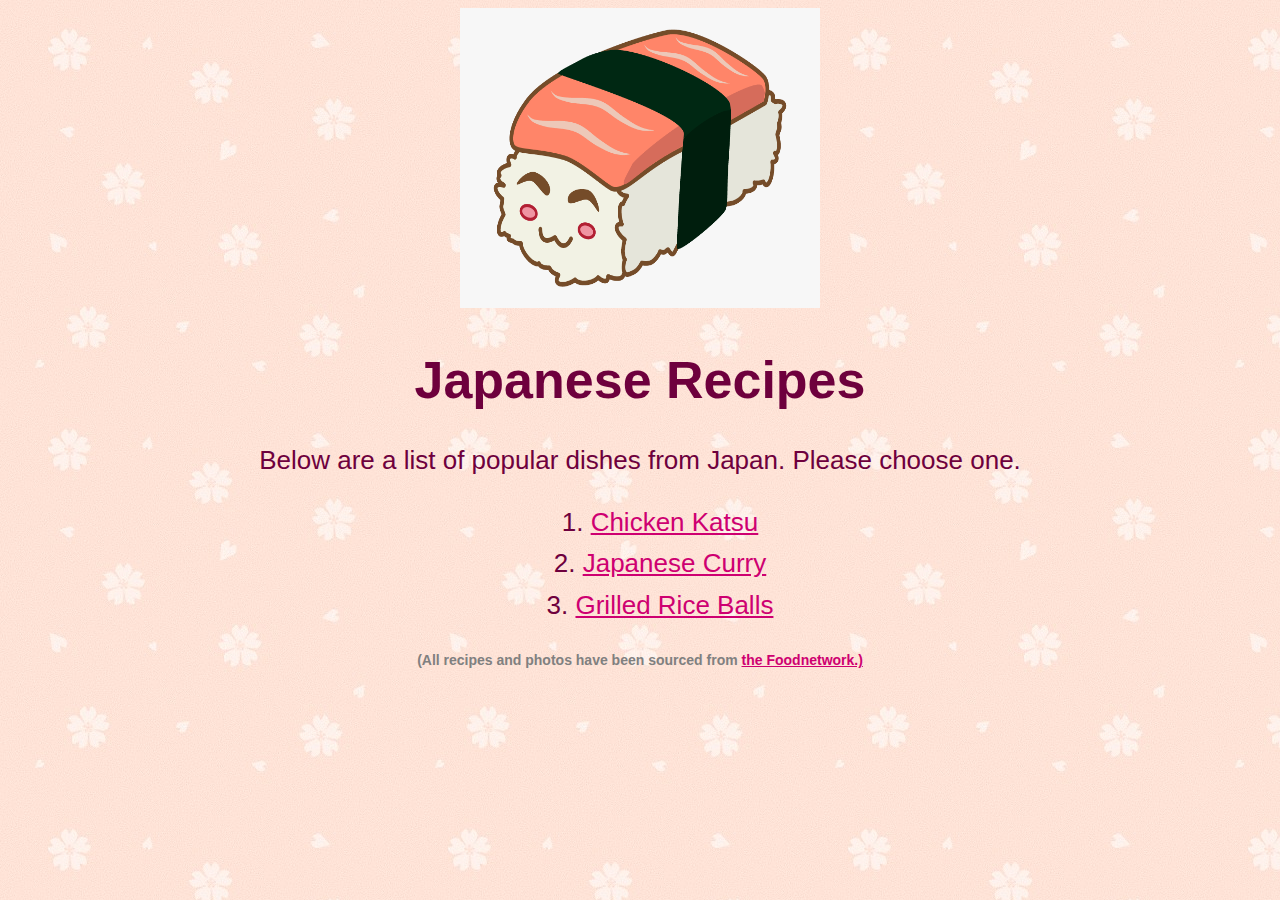
<file: index.html>
<!DOCTYPE html>
<html lang="en">
    <head>
        <meta charset="UTF-8">
        <title>Odin Recipe Assignment</title>
        <link rel="stylesheet" href="css/style.css">
    </head>
    <body>
        <div class="container">
            <img class="cute_sushi" src="img/cute_tuna.png" alt="cute tuna sushi cartoon">
            <h1>Japanese Recipes</h1>
            <p>Below are a list of popular dishes from Japan. Please choose one.</p>
            <ol>
                <li><a href="recipes/chicken_katsu.html">Chicken Katsu</a></li>
                <li><a href="recipes/japanese_curry.html">Japanese Curry</a></li>
                <li><a href="recipes/grilled_rice_balls.html">Grilled Rice Balls</a></li>
            </ol>
        </div>
        <h4>(All recipes and photos have been sourced from <a link href="https://www.foodnetwork.com/"> the Foodnetwork.)</a></h4>
    </body>

</html>
</file>
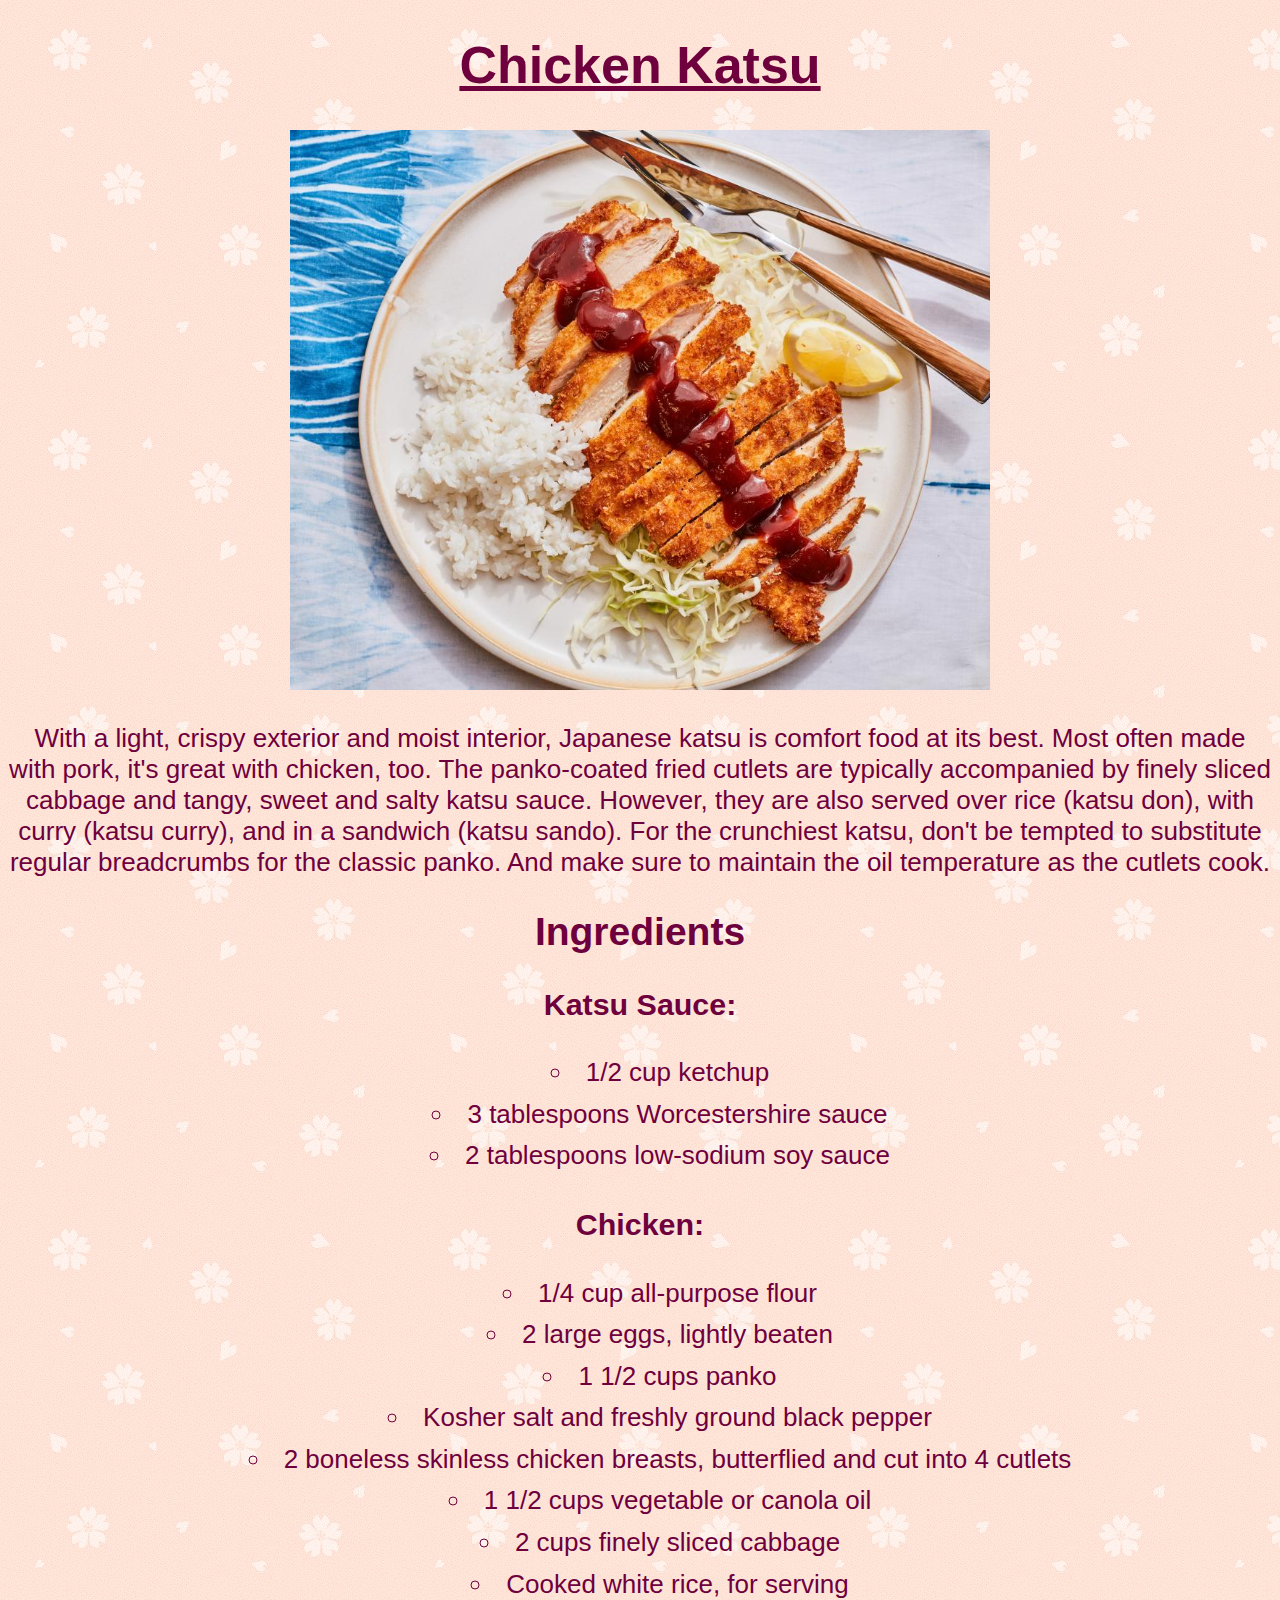
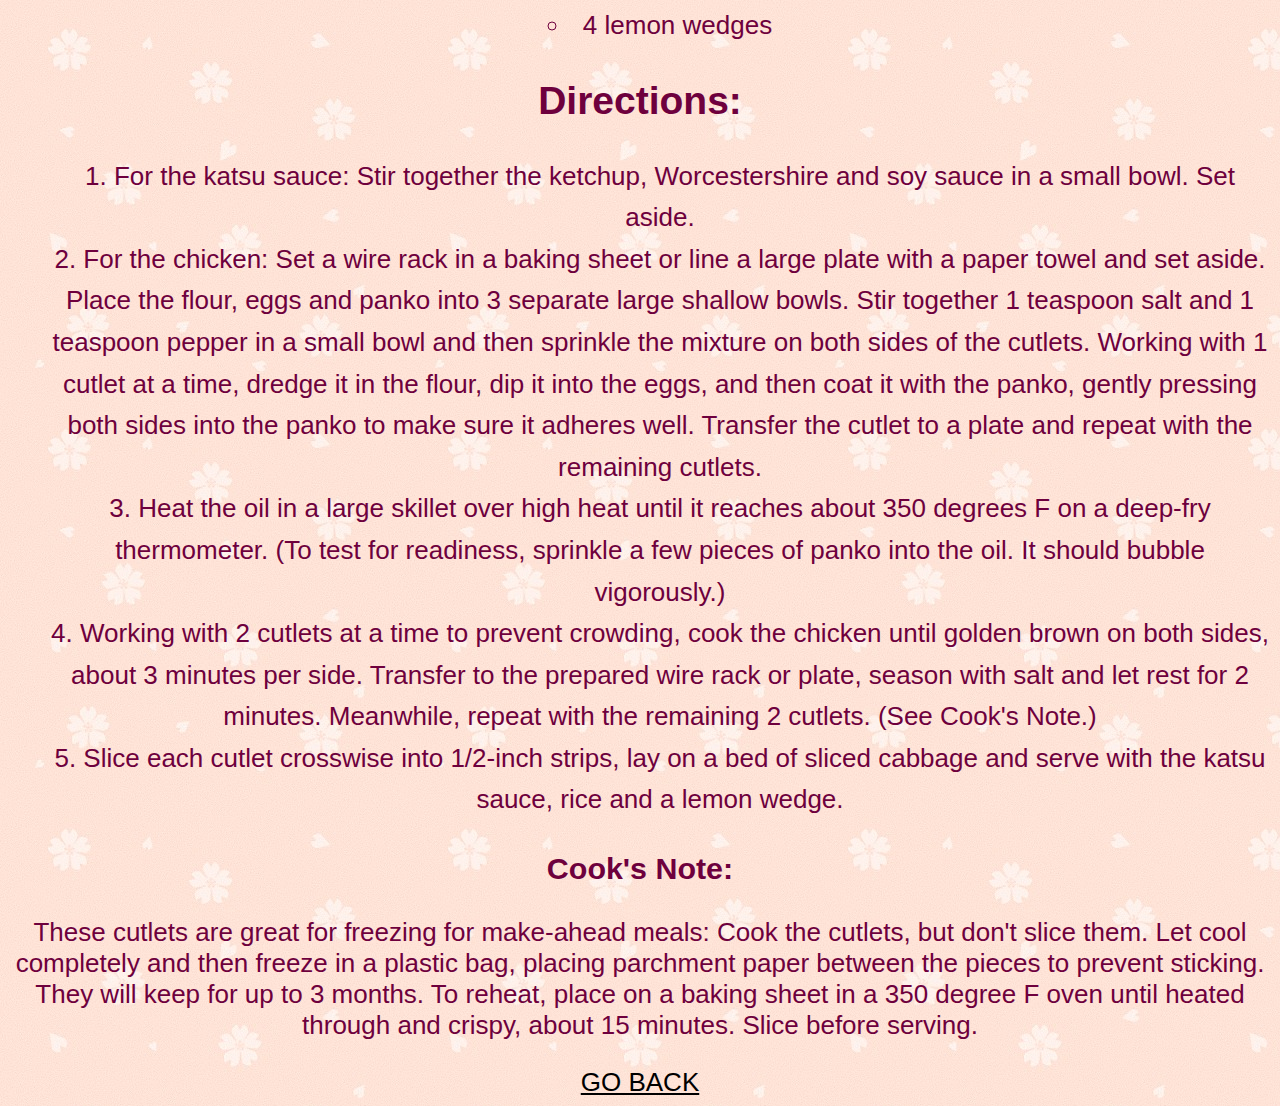
<file: recipes/chicken_katsu.html>
<!DOCTYPE html>
<html lang="en">
    <head>
        <meta charset="UTF-8">
        <title>Chicken Katsu</title>
        <link rel="stylesheet" href="../css/style.css">
    </head>
    <body>
        <container>
            <h1><u>Chicken Katsu</u></h1>
            <img class="food_pic" src="../img/chicken_katsu.jpeg" alt="a picture of crispy chicken katsu">
            <p>With a light, crispy exterior and moist interior, Japanese katsu is comfort food at its best.
                Most often made with pork, it's great with chicken, too. The panko-coated fried cutlets are
                typically accompanied by finely sliced cabbage and tangy, sweet and salty katsu sauce. However,
                they are also served over rice (katsu don), with curry (katsu curry), and in a sandwich
                (katsu sando). For the crunchiest katsu, don't be tempted to substitute regular breadcrumbs
                for the classic panko. And make sure to maintain the oil temperature as the cutlets cook.</p>
            <h2>Ingredients</h2>
            <h3>Katsu Sauce:</h3>
            <ul class="ingredients">
                <li>1/2 cup ketchup</li>
                <li>3 tablespoons Worcestershire sauce</li>
                <li>2 tablespoons low-sodium soy sauce</li>
            </ul>
            <h3>Chicken:</h3>
            <ul class="ingredients">
                <li>1/4 cup all-purpose flour</li>
                <li>2 large eggs, lightly beaten</li>
                <li>1 1/2 cups panko</li>
                <li>Kosher salt and freshly ground black pepper</li>
                <li>2 boneless skinless chicken breasts, butterflied and cut into 4 cutlets</li>
                <li>1 1/2 cups vegetable or canola oil</li>
                <li>2 cups finely sliced cabbage</li>
                <li>Cooked white rice, for serving</li>
                <li>4 lemon wedges</li>
            </ul>
            <h2>Directions:</h2>
            <ol class="directions">
                <li>For the katsu sauce: Stir together the ketchup, Worcestershire and soy sauce in a small bowl.
                    Set aside.</li>
                <li>For the chicken: Set a wire rack in a baking sheet or line a large plate with a paper towel
                    and set aside. Place the flour, eggs and panko into 3 separate large shallow bowls. Stir
                    together 1 teaspoon salt and 1 teaspoon pepper in a small bowl and then sprinkle the mixture
                    on both sides of the cutlets. Working with 1 cutlet at a time, dredge it in the flour, dip it
                    into the eggs, and then coat it with the panko, gently pressing both sides into the panko to
                    make sure it adheres well. Transfer the cutlet to a plate and repeat with the remaining cutlets.</li>
                <li>Heat the oil in a large skillet over high heat until it reaches about 350 degrees F on a deep-fry
                    thermometer. (To test for readiness, sprinkle a few pieces of panko into the oil. It should
                    bubble vigorously.)</li>
                <li>Working with 2 cutlets at a time to prevent crowding, cook the chicken until golden brown on both
                    sides, about 3 minutes per side. Transfer to the prepared wire rack or plate, season with salt
                    and let rest for 2 minutes. Meanwhile, repeat with the remaining 2 cutlets. (See Cook's Note.)</li>
                <li>Slice each cutlet crosswise into 1/2-inch strips, lay on a bed of sliced cabbage and serve with
                    the katsu sauce, rice and a lemon wedge.</li>
            </ol>
            <h3>Cook's Note:</h3>
            <p>These cutlets are great for freezing for make-ahead meals: Cook the cutlets, but don't slice them. Let
                cool completely and then freeze in a plastic bag, placing parchment paper between the pieces to prevent
                sticking. They will keep for up to 3 months. To reheat, place on a baking sheet in a 350 degree F oven
                until heated through and crispy, about 15 minutes. Slice before serving.</p>
            <a class="return" href="../index.html">GO BACK</a>
        </container>
    </body>
</html>
</file>
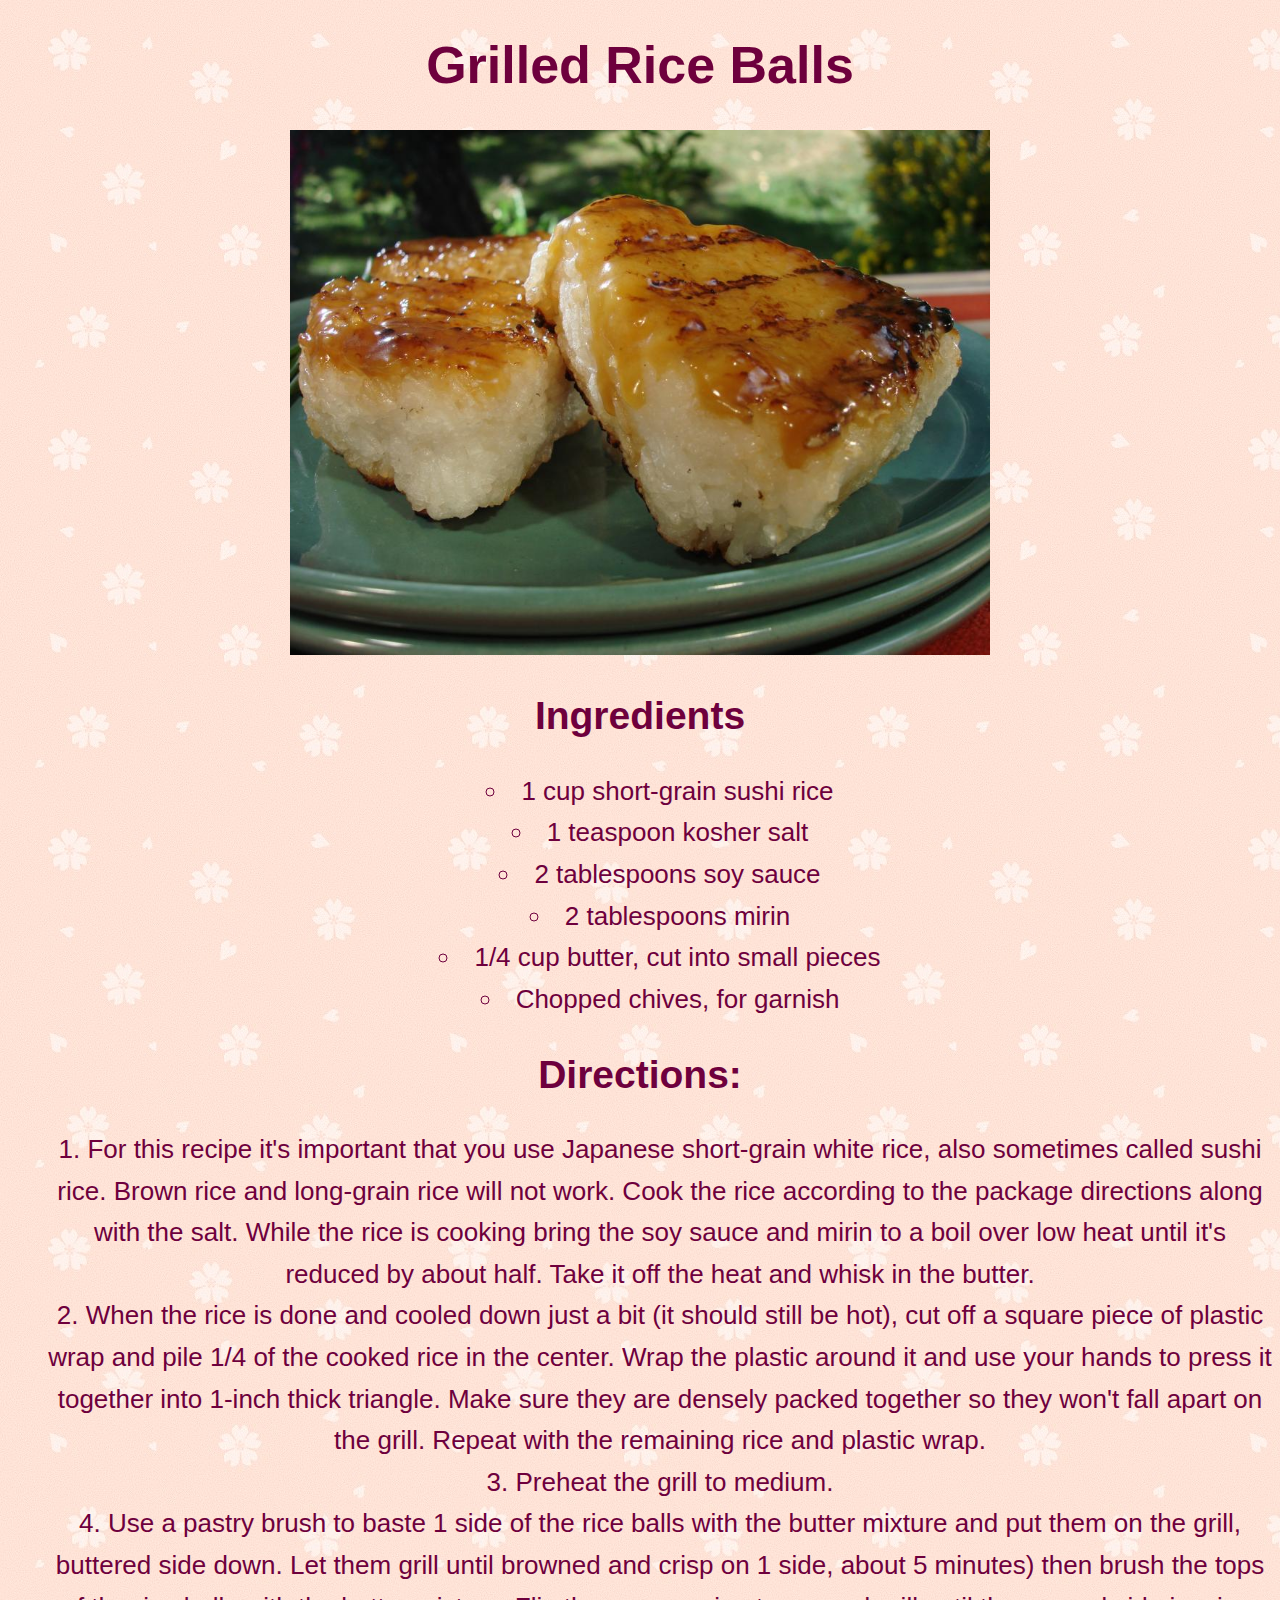
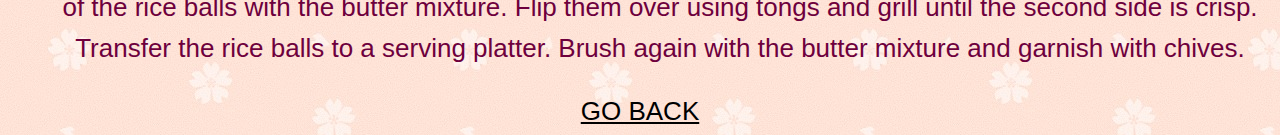
<file: recipes/grilled_rice_balls.html>
<!DOCTYPE html>
<html lang="en">
    <head>
        <meta charset="UTF-8">
        <title>Grilled Rice Balls</title>
        <link rel="stylesheet" href="../css/style.css">
    </head>
    <body>
        <container>
            <h1>Grilled Rice Balls</h1>
            <img class="food_pic" src="../img/grilled_rice_balls.jpeg" alt="nice crunchy rice balls with a soft center">
            <h2>Ingredients</h2>
            <ul>
                <li>1 cup short-grain sushi rice</li>
                <li>1 teaspoon kosher salt</li>
                <li>2 tablespoons soy sauce</li>
                <li>2 tablespoons mirin</li>
                <li>1/4 cup butter, cut into small pieces</li>
                <li>Chopped chives, for garnish</li>
            </ul class="ingredients">
            <h2>Directions:</h2>
            <ol class="directions">
                <li>For this recipe it's important that you use Japanese short-grain white rice, also sometimes called
                    sushi rice. Brown rice and long-grain rice will not work. Cook the rice according to the package
                    directions along with the salt. While the rice is cooking bring the soy sauce and mirin to a boil
                    over low heat until it's reduced by about half. Take it off the heat and whisk in the butter.</li>
                <li>When the rice is done and cooled down just a bit (it should still be hot), cut off a square piece
                    of plastic wrap and pile 1/4 of the cooked rice in the center. Wrap the plastic around it and use
                    your hands to press it together into 1-inch thick triangle. Make sure they are densely packed
                    together so they won't fall apart on the grill. Repeat with the remaining rice and plastic wrap.</li>
                <li>Preheat the grill to medium.</li>
                <li>Use a pastry brush to baste 1 side of the rice balls with the butter mixture and put them on the
                    grill, buttered side down. Let them grill until browned and crisp on 1 side, about 5 minutes) then
                    brush the tops of the rice balls with the butter mixture. Flip them over using tongs and grill
                    until the second side is crisp. Transfer the rice balls to a serving platter. Brush again with
                    the butter mixture and garnish with chives.</li>
            </ol>
            <a class="return" href="../index.html">GO BACK</a>
        </container>
    </body>
</html>
</file>
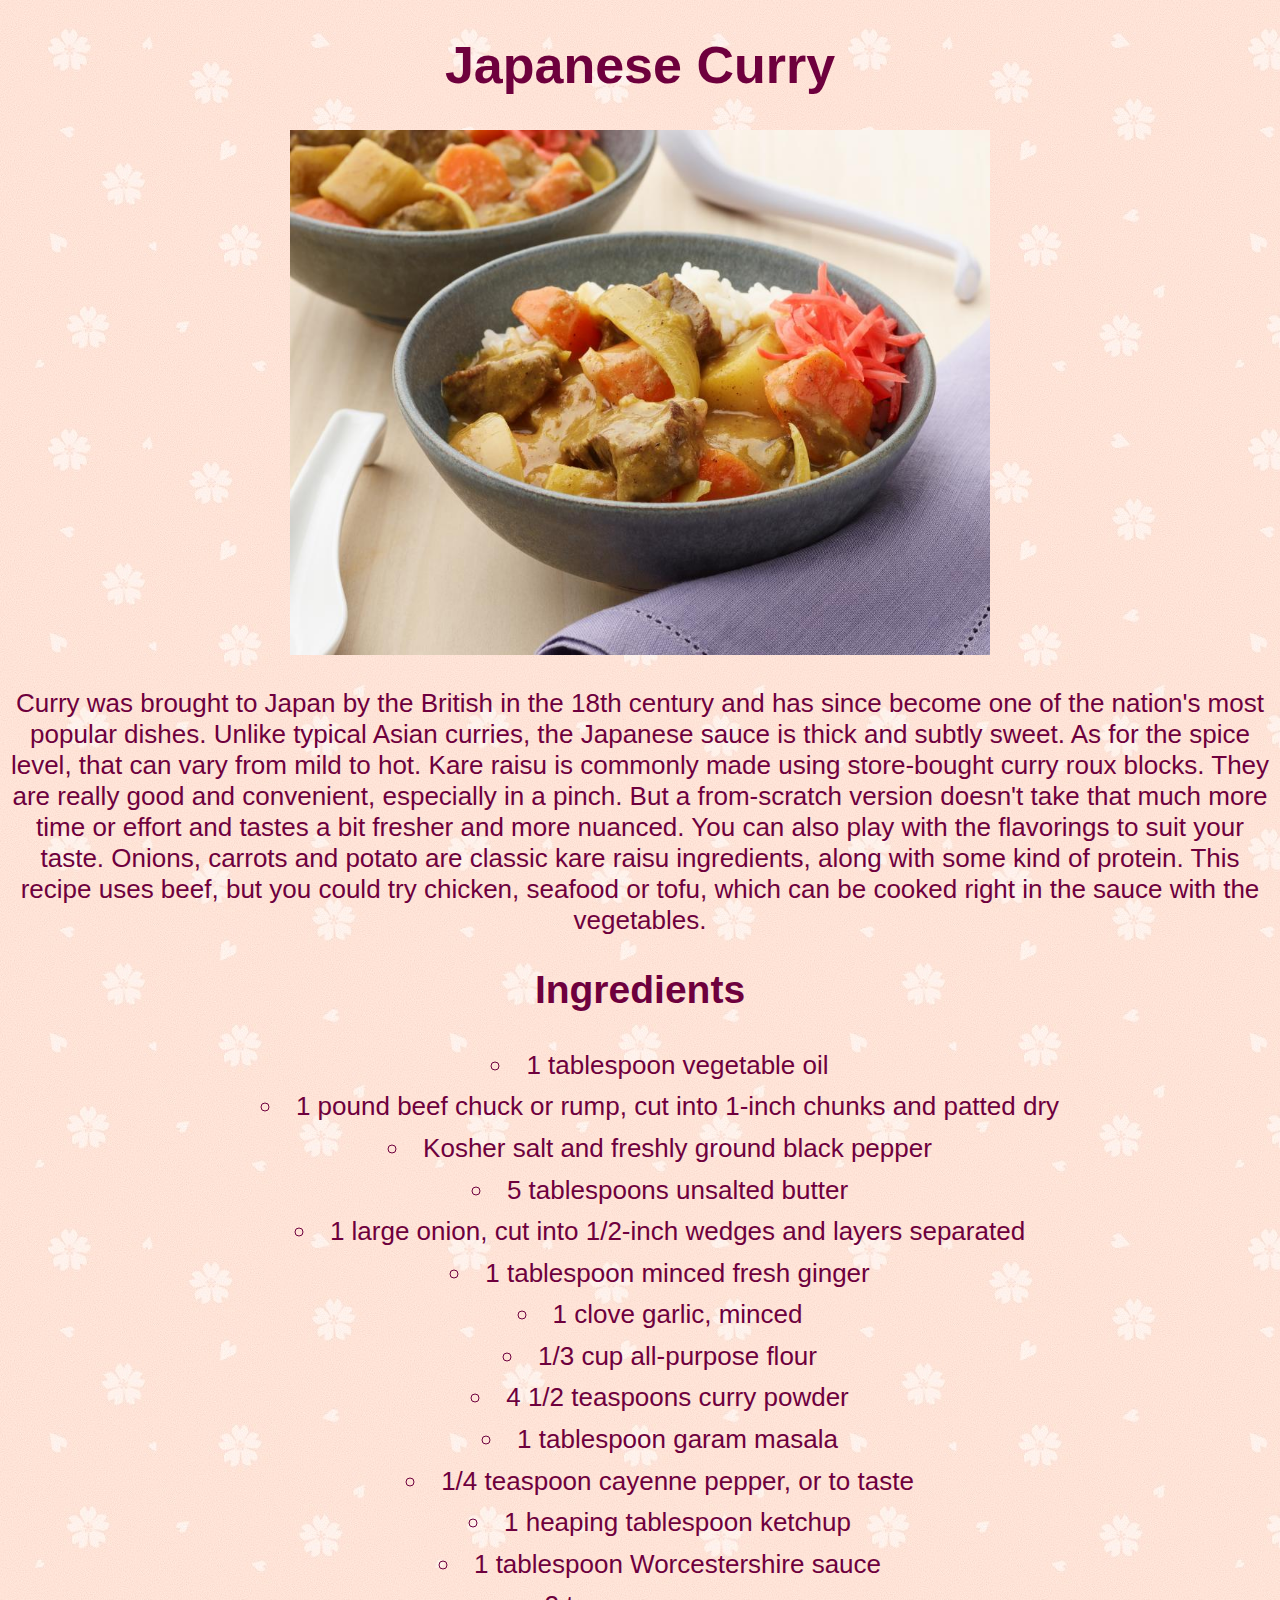
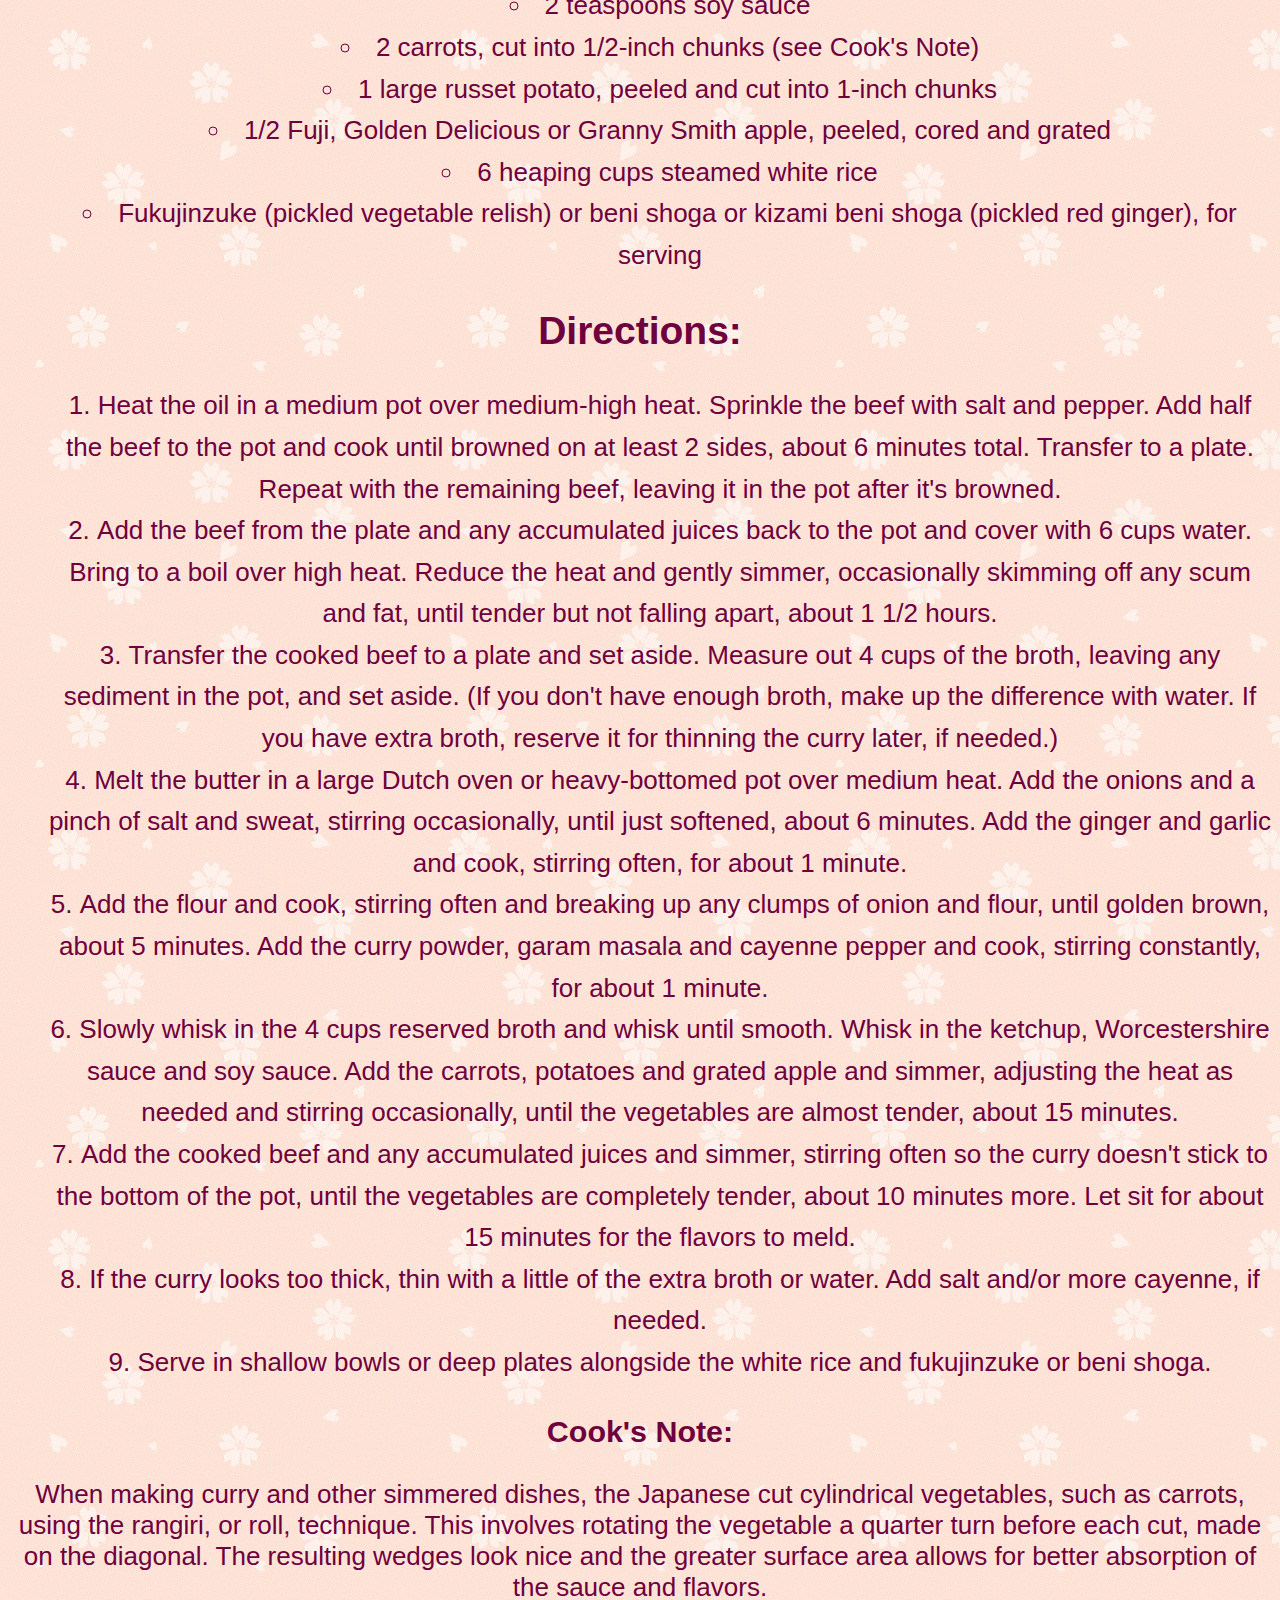
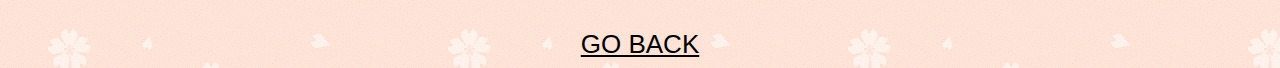
<file: recipes/japanese_curry.html>
<!DOCTYPE html>
<html lang="en">
    <head>
        <meta charset="UTF-8">
        <title>Japanese Curry</title>
        <link rel="stylesheet" href="../css/style.css">
    </head>
    <body>
        <container>
            <h1>Japanese Curry</h1>
            <img class="food_pic" src="../img/japanese_curry.jpeg" alt="a picture of thick yummy Japanese curry">
            <p>Curry was brought to Japan by the British in the 18th century and has since become one of
                the nation's most popular dishes. Unlike typical Asian curries, the Japanese sauce is
                thick and subtly sweet. As for the spice level, that can vary from mild to hot. Kare
                raisu is commonly made using store-bought curry roux blocks. They are really good and
                convenient, especially in a pinch. But a from-scratch version doesn't take that much more
                time or effort and tastes a bit fresher and more nuanced. You can also play with the
                flavorings to suit your taste. Onions, carrots and potato are classic kare raisu
                ingredients, along with some kind of protein. This recipe uses beef, but you could try
                chicken, seafood or tofu, which can be cooked right in the sauce with the vegetables.</p>
            <h2>Ingredients</h2>
            <ul class="ingredients">
                <li>1 tablespoon vegetable oil</li>
                <li>1 pound beef chuck or rump, cut into 1-inch chunks and patted dry </li>
                <li>Kosher salt and freshly ground black pepper </li>
                <li>5 tablespoons unsalted butter</li>
                <li>1 large onion, cut into 1/2-inch wedges and layers separated</li>
                <li>1 tablespoon minced fresh ginger </li>
                <li>1 clove garlic, minced</li>
                <li>1/3 cup all-purpose flour</li>
                <li>4 1/2 teaspoons curry powder</li>
                <li>1 tablespoon garam masala</li>
                <li>1/4 teaspoon cayenne pepper, or to taste</li>
                <li>1 heaping tablespoon ketchup</li>
                <li>1 tablespoon Worcestershire sauce</li>
                <li>2 teaspoons soy sauce</li>
                <li>2 carrots, cut into 1/2-inch chunks (see Cook's Note)</li>
                <li>1 large russet potato, peeled and cut into 1-inch chunks</li>
                <li>1/2 Fuji, Golden Delicious or Granny Smith apple, peeled, cored and grated</li>
                <li>6 heaping cups steamed white rice</li>
                <li>Fukujinzuke (pickled vegetable relish) or beni shoga or kizami beni shoga (pickled red ginger), for serving</li>
            </ul>
            <h2>Directions:</h2>
            <ol class="directions">
                <li>Heat the oil in a medium pot over medium-high heat. Sprinkle the beef with salt and pepper.
                    Add half the beef to the pot and cook until browned on at least 2 sides, about 6 minutes
                    total. Transfer to a plate. Repeat with the remaining beef, leaving it in the pot after
                    it's browned.</li>
                <li>Add the beef from the plate and any accumulated juices back to the pot and cover with 6 cups
                    water. Bring to a boil over high heat. Reduce the heat and gently simmer, occasionally skimming
                    off any scum and fat, until tender but not falling apart, about 1 1/2 hours.</li>
                <li>Transfer the cooked beef to a plate and set aside. Measure out 4 cups of the broth, leaving
                    any sediment in the pot, and set aside. (If you don't have enough broth, make up the difference
                    with water. If you have extra broth, reserve it for thinning the curry later, if needed.)</li>
                <li>Melt the butter in a large Dutch oven or heavy-bottomed pot over medium heat. Add the onions
                    and a pinch of salt and sweat, stirring occasionally, until just softened, about 6 minutes.
                    Add the ginger and garlic and cook, stirring often, for about 1 minute. </li>
                <li>Add the flour and cook, stirring often and breaking up any clumps of onion and flour, until
                    golden brown, about 5 minutes. Add the curry powder, garam masala and cayenne pepper and cook,
                    stirring constantly, for about 1 minute.</li>
                <li>Slowly whisk in the 4 cups reserved broth and whisk until smooth. Whisk in the ketchup,
                    Worcestershire sauce and soy sauce. Add the carrots, potatoes and grated apple and simmer,
                    adjusting the heat as needed and stirring occasionally, until the vegetables are almost tender,
                    about 15 minutes.</li>
                <li>Add the cooked beef and any accumulated juices and simmer, stirring often so the curry doesn't
                    stick to the bottom of the pot, until the vegetables are completely tender, about 10 minutes more.
                    Let sit for about 15 minutes for the flavors to meld.</li>
                <li>If the curry looks too thick, thin with a little of the extra broth or water. Add salt and/or more
                    cayenne, if needed.</li>
                <li>Serve in shallow bowls or deep plates alongside the white rice and fukujinzuke or beni shoga.</li>
            </ol>
            <h3>Cook's Note:</h3>
            <p>When making curry and other simmered dishes, the Japanese cut cylindrical vegetables, such as carrots,
                using the rangiri, or roll, technique. This involves rotating the vegetable a quarter turn before each
                cut, made on the diagonal. The resulting wedges look nice and the greater surface area allows for better
                absorption of the sauce and flavors.</p>
            <a class="return" href="../index.html">GO BACK</a>
        </container>
    </body>
</html>
</file>
<file: css/style.css>
.container{
    width: 70%;
    max-width: 1000px;
    margin: 0 auto;
}

body{
    color: rgb(110, 0, 61);
    text-align: center;
    background-image: url(../img/sakura_pattern.jpg);
    font-size: 26px;
    font-family: Calibri, Candara, Segoe, Segoe UI, Optima, Arial, sans-serif;
}

.cute_sushi{    
    width: 360px;
    height: 300px;
}

.food_pic{
    width: 700px;
    height: auto;
}

ol{
    list-style-position: inside;
    font-size: 26px;
    line-height: 1.6;
}

ul{
    list-style-position: inside;
    font-size: 26px;
    list-style-type: circle;
    line-height: 1.6;
}

h4{
    color: gray;
    font-size: 14px;
}

.ingredients
.directions{
    text-align: left;
    list-style-position: inside;
}

a{
    color: rgb(206, 0, 113);
}

.return{
    color: black;
    font-size: 26px;
}
</file>
